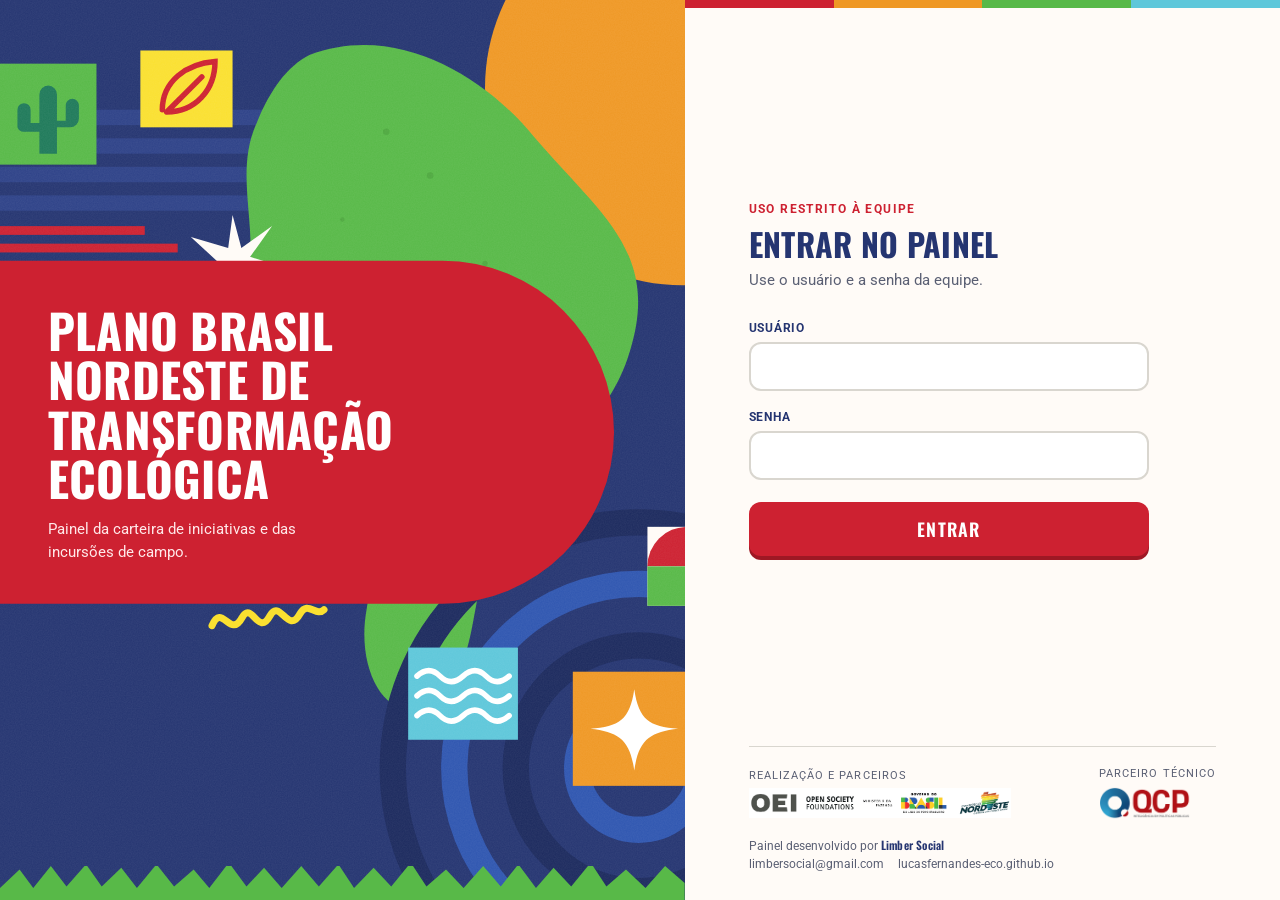
<file: entrar.html>
<!DOCTYPE html>
<html lang="pt-BR">
<head>
<meta charset="UTF-8" />
<meta name="viewport" content="width=device-width, initial-scale=1.0" />
<meta name="robots" content="noindex, nofollow" />
<title>Entrar — Plano Brasil Nordeste de Transformação Ecológica</title>
<link rel="preconnect" href="https://fonts.googleapis.com" />
<link rel="preconnect" href="https://fonts.gstatic.com" crossorigin />
<link href="https://fonts.googleapis.com/css2?family=Roboto:wght@300;400;500;700&family=Oswald:wght@500;600;700&display=swap" rel="stylesheet" />
<style>
/* Paleta da capa do Plano Brasil Nordeste de Transformação Ecológica */
:root{
  --navy:#253571; --navy-2:#2E4288; --navy-3:#1C2A5E; --azul:#2F56B0; --azul-claro:#5EC7DA;
  --vermelho:#CD2131; --laranja:#EF9825; --amarelo:#FAE030; --verde:#58B948; --creme:#FFFBF7;
  --ink:#1B1F3B; --muted:#5A5F73; --border:#D9D6CF;
  --font:"Roboto",system-ui,-apple-system,"Segoe UI",sans-serif;
  --display:"Oswald","Roboto Condensed",system-ui,sans-serif;
}
*{box-sizing:border-box}
html,body{height:100%}
body{margin:0;background:var(--creme);color:var(--ink);font-family:var(--font);
  display:grid;grid-template-columns:minmax(0,1.15fr) minmax(380px,1fr);min-height:100vh}

/* ------------------------------------------------------------ capa */
.capa{position:relative;overflow:hidden;background:var(--navy);min-height:100vh;isolation:isolate}
.capa svg.arte{position:absolute;inset:0;width:100%;height:100%;z-index:-1}
.capa svg.grama{position:absolute;left:0;right:0;bottom:0;width:100%;height:34px}
.titulo{position:absolute;left:7%;top:48%;transform:translateY(-50%);max-width:min(560px,78%);
  padding:44px 40px 40px 0}
.titulo::before{content:"";position:absolute;z-index:-1;left:-40vw;right:-6%;top:0;bottom:0;
  background:var(--vermelho);border-radius:0 180px 180px 0}
.titulo h1{font-family:var(--display);font-weight:700;text-transform:uppercase;color:#fff;
  font-size:clamp(2rem,3.7vw,3.5rem);line-height:1.04;letter-spacing:.005em;margin:0}
.titulo p{margin:16px 0 0;color:#FFE9EA;font-size:clamp(.95rem,1.15vw,1.08rem);font-weight:400;max-width:34ch;line-height:1.5}
.titulo .rabisco{position:absolute;left:30%;bottom:-38px;width:120px;height:46px}

/* ----------------------------------------------------------- acesso */
.acesso{display:flex;flex-direction:column;justify-content:center;padding:48px clamp(24px,5vw,72px) 28px;position:relative}
.acesso::before{content:"";position:absolute;left:0;right:0;top:0;height:8px;
  background:linear-gradient(90deg,var(--vermelho) 0 25%,var(--laranja) 25% 50%,var(--verde) 50% 75%,var(--azul-claro) 75%)}
form{width:100%;max-width:400px;margin:auto 0}
.selo{display:inline-block;font-size:.72rem;font-weight:700;letter-spacing:.12em;text-transform:uppercase;
  color:var(--vermelho);margin-bottom:10px}
form h2{font-family:var(--display);font-weight:700;font-size:2rem;text-transform:uppercase;color:var(--navy);
  margin:0 0 8px;letter-spacing:.01em;line-height:1.1}
.lede{font-size:.95rem;color:var(--muted);margin:0 0 28px;line-height:1.55}
label{display:block;font-size:.78rem;font-weight:700;color:var(--navy);text-transform:uppercase;letter-spacing:.06em;margin-bottom:7px}
input{width:100%;font-family:var(--font);font-size:1rem;padding:13px 14px;border:2px solid var(--border);
  border-radius:12px;background:#fff;color:var(--ink);margin-bottom:18px;transition:border-color .15s,box-shadow .15s}
input:hover{border-color:#B9B5AC}
input:focus{outline:0;border-color:var(--azul);box-shadow:0 0 0 4px rgba(47,86,176,.16)}
input[name="senha"]{letter-spacing:.06em}
button{width:100%;font-family:var(--display);font-size:1.12rem;font-weight:600;letter-spacing:.06em;text-transform:uppercase;
  padding:14px;border:0;border-radius:12px;background:var(--vermelho);color:#fff;cursor:pointer;margin-top:4px;
  box-shadow:0 4px 0 #9E1824;transition:transform .08s,box-shadow .08s,background .15s}
button:hover:not(:disabled){background:#B81C2B}
button:active:not(:disabled){transform:translateY(3px);box-shadow:0 1px 0 #9E1824}
button:disabled{opacity:.7;cursor:progress}
button:focus-visible{outline:3px solid var(--amarelo);outline-offset:3px}
.aviso{display:none;font-size:.88rem;padding:12px 14px;border-radius:10px;margin-bottom:18px;line-height:1.5}
.aviso.on{display:block}
.aviso.erro{background:#FDECEC;border:1px solid #F3C2C6;color:#9E1824}
.aviso.info{background:#EAF0FB;border:1px solid #C9D6F1;color:var(--navy)}
.rodape{margin-top:40px;padding-top:20px;border-top:1px solid var(--border);display:flex;flex-wrap:wrap;
  align-items:center;justify-content:space-between;gap:16px}
.rodape .pl{display:block;font-size:.66rem;text-transform:uppercase;letter-spacing:.1em;color:var(--muted);margin-bottom:6px}
.rodape img{display:block;height:30px;width:auto;max-width:100%}
.rodape .tec img{height:34px}
/* crédito de desenvolvimento: discreto, abaixo dos parceiros */
.credito{display:flex;flex-wrap:wrap;justify-content:space-between;gap:4px 16px;margin:16px 0 0;font-size:.72rem;color:var(--muted)}
.credito .marca{font-family:var(--display);font-weight:600;letter-spacing:.02em;color:var(--navy)}
.credito .contato{display:inline-flex;flex-wrap:wrap;gap:4px 14px}
.credito a{color:var(--muted);text-decoration:none;border-bottom:1px solid transparent}
.credito a:hover,.credito a:focus-visible{color:var(--navy);border-bottom-color:currentColor}

@media (max-width:900px){
  body{grid-template-columns:1fr}
  .capa{min-height:340px}
  .titulo{top:auto;bottom:34px;transform:none;padding:26px 28px 24px 0}
  .titulo .rabisco{display:none}
  .acesso{padding-top:40px}
}
@media (max-width:520px){ .capa{min-height:300px} .titulo{left:16px;max-width:88%} .titulo h1{font-size:1.75rem} }
@media (prefers-reduced-motion:no-preference){
  .brilho{transform-origin:center;transform-box:fill-box;animation:gira 26s linear infinite}
  @keyframes gira{to{transform:rotate(360deg)}}
}
</style>
</head>
<body>

<section class="capa" aria-label="Plano Brasil Nordeste de Transformação Ecológica">
  <svg class="arte" viewBox="0 0 700 820" preserveAspectRatio="xMidYMid slice" aria-hidden="true">
    <defs>
      <filter id="grao" x="0" y="0" width="100%" height="100%">
        <feTurbulence type="fractalNoise" baseFrequency=".9" numOctaves="2" stitchTiles="stitch"/>
        <feColorMatrix values="0 0 0 0 1  0 0 0 0 1  0 0 0 0 1  0 0 0 .07 0"/>
      </filter>
    </defs>
    <!-- faixas horizontais do fundo -->
    <g fill="var(--navy-2)">
      <rect x="0" y="100" width="700" height="14"/><rect x="0" y="126" width="700" height="14"/>
      <rect x="0" y="152" width="700" height="14"/><rect x="0" y="178" width="420" height="14"/>
    </g>
    <!-- sol laranja no canto -->
    <circle cx="660" cy="80" r="180" fill="var(--laranja)"/>
    <!-- forma verde orgânica -->
    <path d="M320 50 C400 20 480 70 525 125 C585 195 640 230 612 320 C590 395 525 420 490 490 C462 548 478 610 430 640
             C392 664 362 612 372 556 C384 490 342 452 312 402 C282 352 244 332 262 262 C276 210 250 160 272 112 C284 82 300 60 320 50 Z"
          fill="var(--verde)"/>
    <g fill="#4AA33C" opacity=".7"><circle cx="430" cy="160" r="3"/><circle cx="480" cy="240" r="2.5"/><circle cx="390" cy="120" r="3"/>
      <circle cx="540" cy="300" r="2"/><circle cx="350" cy="200" r="2"/></g>
    <!-- círculos concêntricos -->
    <g fill="none" stroke-width="24">
      <circle cx="620" cy="700" r="56" stroke="var(--azul)"/><circle cx="620" cy="700" r="112" stroke="var(--navy-3)"/>
      <circle cx="620" cy="700" r="168" stroke="var(--azul)"/><circle cx="620" cy="700" r="224" stroke="var(--navy-3)"/>
    </g>
    <!-- listras vermelhas acima do título -->
    <g fill="var(--vermelho)"><rect x="0" y="206" width="170" height="8"/><rect x="0" y="222" width="200" height="8"/></g>
    <!-- ladrilhos -->
    <g transform="translate(34 58)"><rect width="92" height="92" fill="var(--verde)"/>
      <path d="M40 82 V28 a8 8 0 0 1 16 0 V82 Z M20 58 V42 a6 6 0 0 1 12 0 V54 H40 V62 H26 a6 6 0 0 1-6-4 Z M56 52 H64 V38 a6 6 0 0 1 12 0 V50 a8 8 0 0 1-8 8 H56 Z" fill="#1F7A5A"/></g>
    <g transform="translate(166 46)"><rect width="84" height="70" fill="var(--amarelo)"/>
      <path d="M20 54 C20 28 42 12 68 10 C68 36 50 56 24 56 M24 56 L56 24" fill="none" stroke="var(--vermelho)" stroke-width="5" stroke-linecap="round"/></g>
    <g transform="translate(628 480)"><rect width="72" height="72" fill="var(--creme)"/>
      <path d="M0 36 A36 36 0 0 1 72 36 Z" fill="var(--vermelho)"/><rect y="36" width="72" height="36" fill="var(--verde)"/></g>
    <g transform="translate(410 590)"><rect width="100" height="84" fill="var(--azul-claro)"/>
      <path d="M8 26 q11 -10 21 0 t21 0 t21 0 t21 0 M8 44 q11 -10 21 0 t21 0 t21 0 t21 0 M8 62 q11 -10 21 0 t21 0 t21 0 t21 0"
            fill="none" stroke="#fff" stroke-width="5" stroke-linecap="round"/></g>
    <g transform="translate(560 612)"><rect width="112" height="104" fill="var(--laranja)"/>
      <path d="M56 16 C60 44 70 50 96 52 C70 55 60 62 56 90 C52 62 42 55 16 52 C42 50 52 44 56 16 Z" fill="#fff"/></g>
    <!-- estrela branca -->
    <path class="brilho" d="M250 196 L258 226 L286 206 L266 234 L298 244 L264 248 L278 280 L254 256 L240 288 L242 252 L210 260 L236 238 L212 216 L246 226 Z" fill="var(--creme)"/>
    <rect width="700" height="820" filter="url(#grao)"/>
  </svg>
  <svg class="grama" viewBox="0 0 700 40" preserveAspectRatio="none" aria-hidden="true">
    <path d="M0 40 V26 L20 4 L34 26 L52 0 L68 24 L88 -2 L104 24 L124 2 L140 26 L160 -2 L178 24 L198 4 L214 26 L234 -4 L252 24 L270 2 L288 26
             L308 0 L326 24 L346 -2 L362 26 L382 2 L400 24 L420 -4 L436 24 L456 4 L474 26 L494 0 L512 24 L530 -2 L548 26 L566 2 L584 24
             L604 -4 L620 24 L640 4 L660 26 L680 0 L700 20 V40 Z" fill="var(--verde)"/>
  </svg>

  <div class="titulo">
    <h1>Plano Brasil Nordeste de Transformação Ecológica</h1>
    <p>Painel da carteira de iniciativas e das incursões de campo.</p>
    <svg class="rabisco" viewBox="0 0 120 46" aria-hidden="true"><path d="M4 30 C14 6 22 44 34 22 C44 4 50 42 62 20 C72 2 80 40 92 18 C100 4 108 22 116 14"
      fill="none" stroke="var(--amarelo)" stroke-width="7" stroke-linecap="round"/></svg>
  </div>
</section>

<main class="acesso">
  <form id="form" autocomplete="on">
    <span class="selo">Uso restrito à equipe</span>
    <h2>Entrar no painel</h2>
    <p class="lede">Use o usuário e a senha da equipe.</p>

    <div class="aviso erro" id="erro" role="alert"></div>
    <div class="aviso info" id="info" role="status"></div>

    <label for="usuario">Usuário</label>
    <input type="text" id="usuario" name="usuario" autocomplete="username" required />

    <label for="senha">Senha</label>
    <input type="password" id="senha" name="senha" autocomplete="current-password" required />

    <button type="submit" id="btn">Entrar</button>
  </form>

  <div class="rodape">
    <div><span class="pl">Realização e parceiros</span>
      <img src="assets/img/parceiros.png" alt="OEI, Open Society Foundations, Ministério da Fazenda, Governo do Brasil e Consórcio Nordeste" /></div>
    <div class="tec"><span class="pl">Parceiro técnico</span>
      <img src="assets/img/logotipo-quanta.png" alt="QCP — Inteligência em Políticas Públicas" /></div>
  </div>
  <p class="credito"><span>Painel desenvolvido por <b class="marca">Limber Social</b></span>
  <span class="contato"><a href="mailto:limbersocial@gmail.com">limbersocial@gmail.com</a>
  <a href="https://lucasfernandes-eco.github.io" target="_blank" rel="noopener">lucasfernandes-eco.github.io</a></span></p>
</main>


<script src="assets/data/campo.enc.js?v=88"></script>
<script src="assets/data/p5.enc.js?v=88"></script>
<script src="assets/js/auth.js?v=88"></script>
<script>
(function () {
  var form = document.getElementById("form");
  var btn = document.getElementById("btn");
  var erro = document.getElementById("erro");
  var info = document.getElementById("info");

  var params = new URLSearchParams(location.search);
  var destino = params.get("destino") || "index.html";
  if (!/^[a-z0-9._-]+\.html$/i.test(destino)) destino = "index.html";

  if (PTEAuth.dados()) location.replace(destino);

  function mostra(el, texto) { el.textContent = texto; el.classList.add("on"); }
  function limpa() { erro.classList.remove("on"); info.classList.remove("on"); }
  if (params.get("motivo") === "camada") {
    mostra(info, "Os dados do painel foram atualizados. Entre novamente para carregar a nova versão.");
  }

  form.addEventListener("submit", function (ev) {
    ev.preventDefault();
    limpa();
    btn.disabled = true;
    btn.textContent = "Entrando…";
    mostra(info, "Verificando o acesso. Isso pode levar alguns segundos.");

    var usuario = document.getElementById("usuario").value;
    var senha = document.getElementById("senha").value;

    PTEAuth.abrir(usuario, senha).then(function () {
      location.replace(destino);
    }).catch(function (e) {
      limpa();
      btn.disabled = false;
      btn.textContent = "Entrar";
      document.getElementById("senha").value = "";
      if (e.message === "contexto-inseguro") {
        mostra(erro, "Abra a página por um endereço https ou localhost. O navegador bloqueia a criptografia em arquivos locais (file://).");
      } else if (e.message === "arquivo-ausente") {
        mostra(erro, "Os dados cifrados não foram encontrados. Execute scripts/publicar_p5.py e publique o resultado.");
      } else if (e.message === "camadas-desalinhadas") {
        mostra(erro, "A senha está correta, mas as estimativas foram cifradas com outras credenciais. " +
          "Execute scripts/publicar_p5.py novamente e publique os dois arquivos.");
      } else {
        mostra(erro, "Usuário ou senha incorretos.");
      }
    });
  });
})();
</script>
</body>
</html>
</file>
